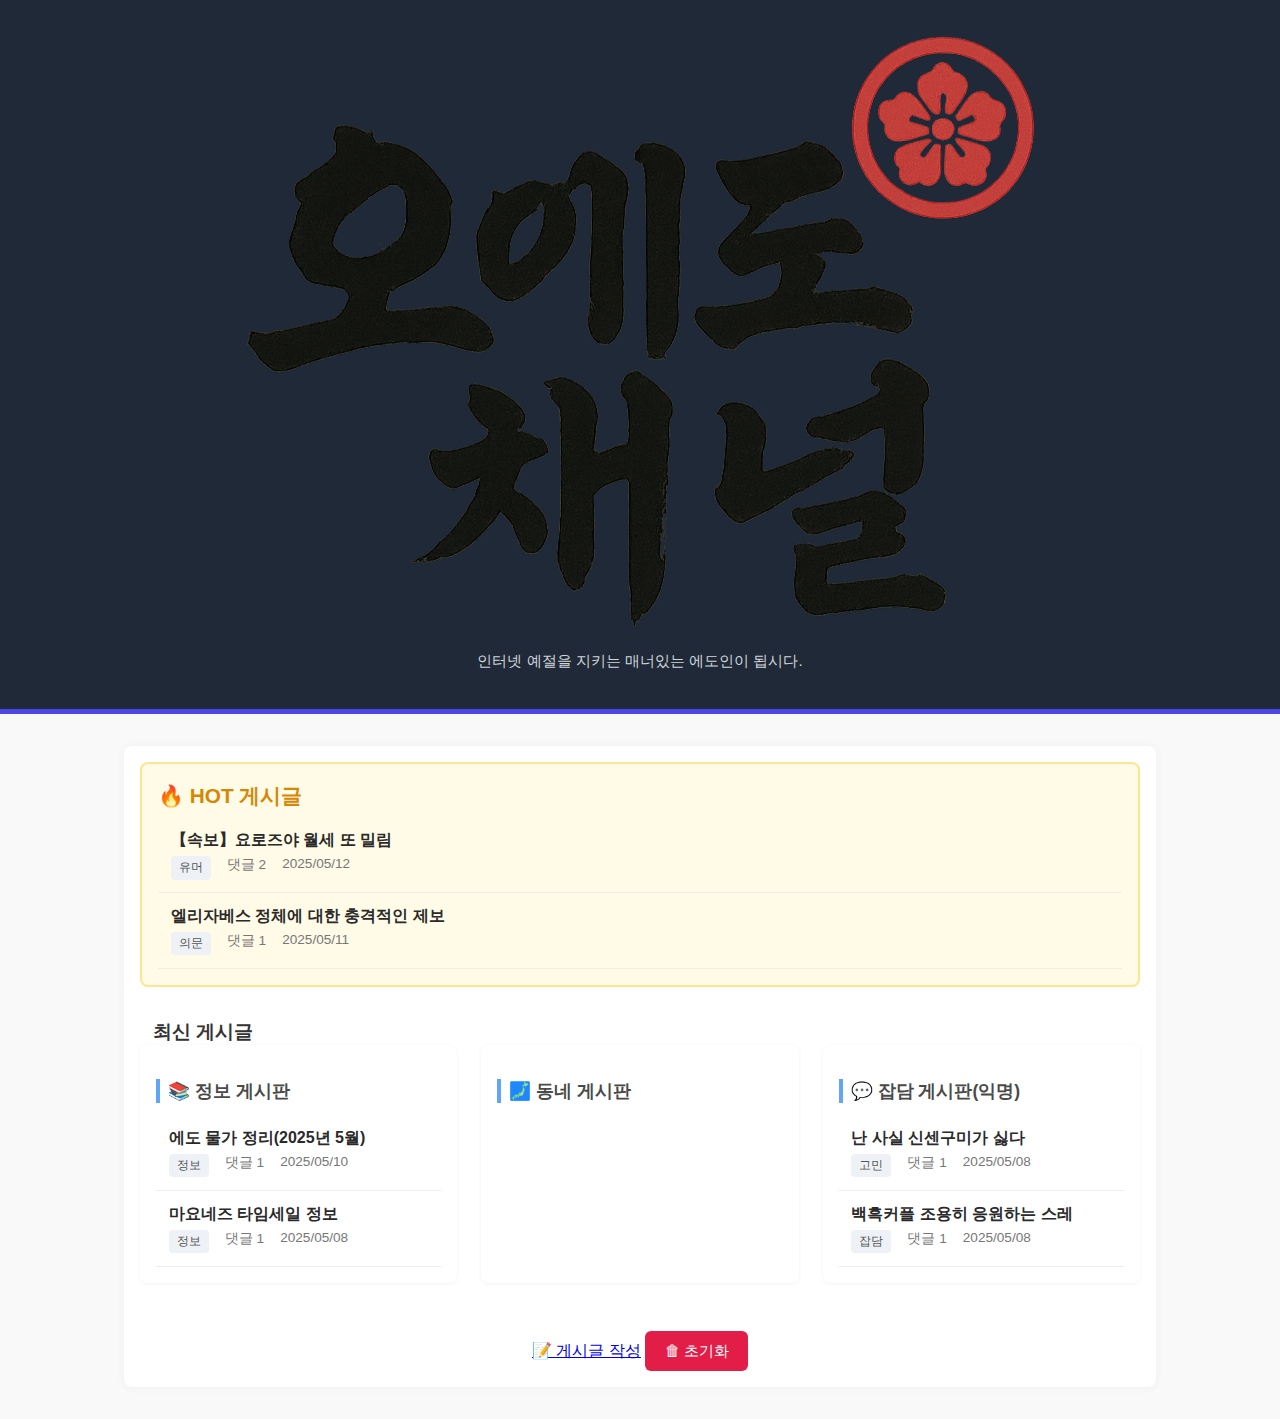
<file: index.html>
<!DOCTYPE html>
<html lang="ko">

<head>
    <meta charset="UTF-8" />
    <meta name="viewport" content="width=device-width, initial-scale=1.0" />
    <title>오에도 채널</title>
    <link rel="stylesheet" href="css/style.css" />
    <script src="js/main.js"></script>
</head>

<body>
    <div id="header-container"></div> <!-- 여기에 header.html이 삽입됨 -->

    <main>
        <!-- HOT 게시글 -->
        <section id="hot-threads">
            <h2>🔥 HOT 게시글</h2>
            <ul class="thread-list" id="hot-list"></ul>
        </section>
        <section id="devide-section">
            <h3>최신 게시글</h3>
        </section>
        <!-- 3분할 게시판 -->
        <section id="board-sections">
            <div class="board-column">
                <h3>📚 정보 게시판</h3>
                <ul class="thread-list" id="info-list"></ul>
            </div>
            <div class="board-column">
                <h3>🗾 동네 게시판</h3>
                <ul class="thread-list" id="local-list"></ul>
            </div>
            <div class="board-column">
                <h3>💬 잡담 게시판(익명)</h3>
                <ul class="thread-list" id="secret-list"></ul>
            </div>
        </section>
        <section id="reset-section">
            <a href="write.html" id="write-button">📝 게시글 작성</a>
            <button id="reset-button">🗑 초기화</button>
        </section>


    </main>

    <script>
        // header.html 삽입 스크립트
        fetch('header.html')
            .then(res => res.text())
            .then(data => {
                document.getElementById('header-container').innerHTML = data;
            });
    </script>

</body>

</html>
</file>
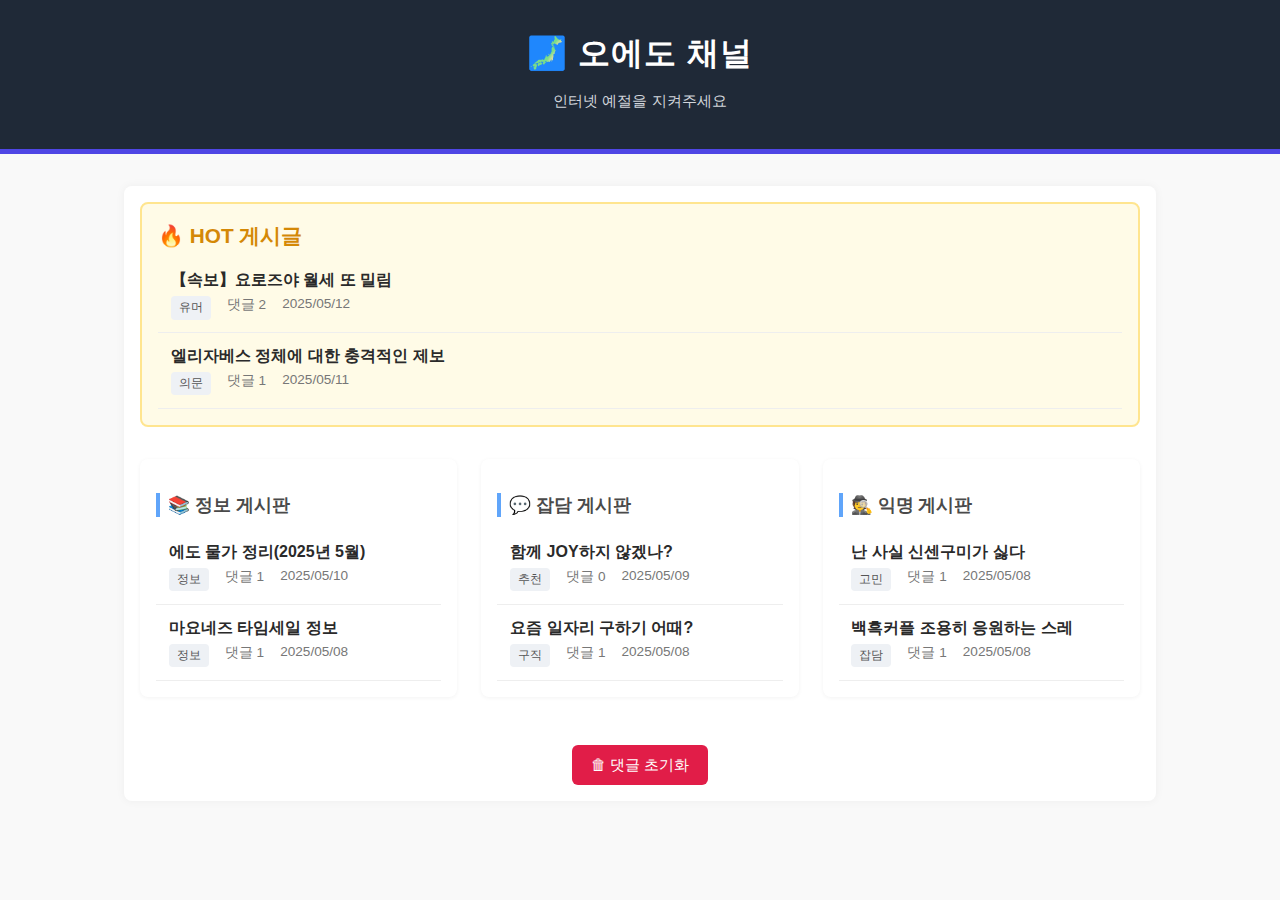
<file: main.html>
<!DOCTYPE html>
<html lang="ko">

<head>
    <meta charset="UTF-8" />
    <meta name="viewport" content="width=device-width, initial-scale=1.0" />
    <title>오에도 채널</title>
    <link rel="stylesheet" href="css/style.css" />
</head>

<body>
    <header id="site-header">
        <h1>🗾 오에도 채널</h1>
        <p class="subtitle">인터넷 예절을 지켜주세요</p>
    </header>

    <main>
        <!-- HOT 게시글 -->
        <section id="hot-threads">
            <h2>🔥 HOT 게시글</h2>
            <ul class="thread-list" id="hot-list"></ul>
        </section>

        <!-- 3분할 게시판 -->
        <section id="board-sections">
            <div class="board-column">
                <h3>📚 정보 게시판</h3>
                <ul class="thread-list" id="info-list"></ul>
            </div>
            <div class="board-column">
                <h3>💬 잡담 게시판</h3>
                <ul class="thread-list" id="chat-list"></ul>
            </div>
            <div class="board-column">
                <h3>🕵️ 익명 게시판</h3>
                <ul class="thread-list" id="secret-list"></ul>
            </div>
        </section>
        <section id="reset-section">
            <button id="reset-button">🗑 댓글 초기화</button>
        </section>

    </main>

    <script src="js/main.js"></script>
</body>

</html>
</file>
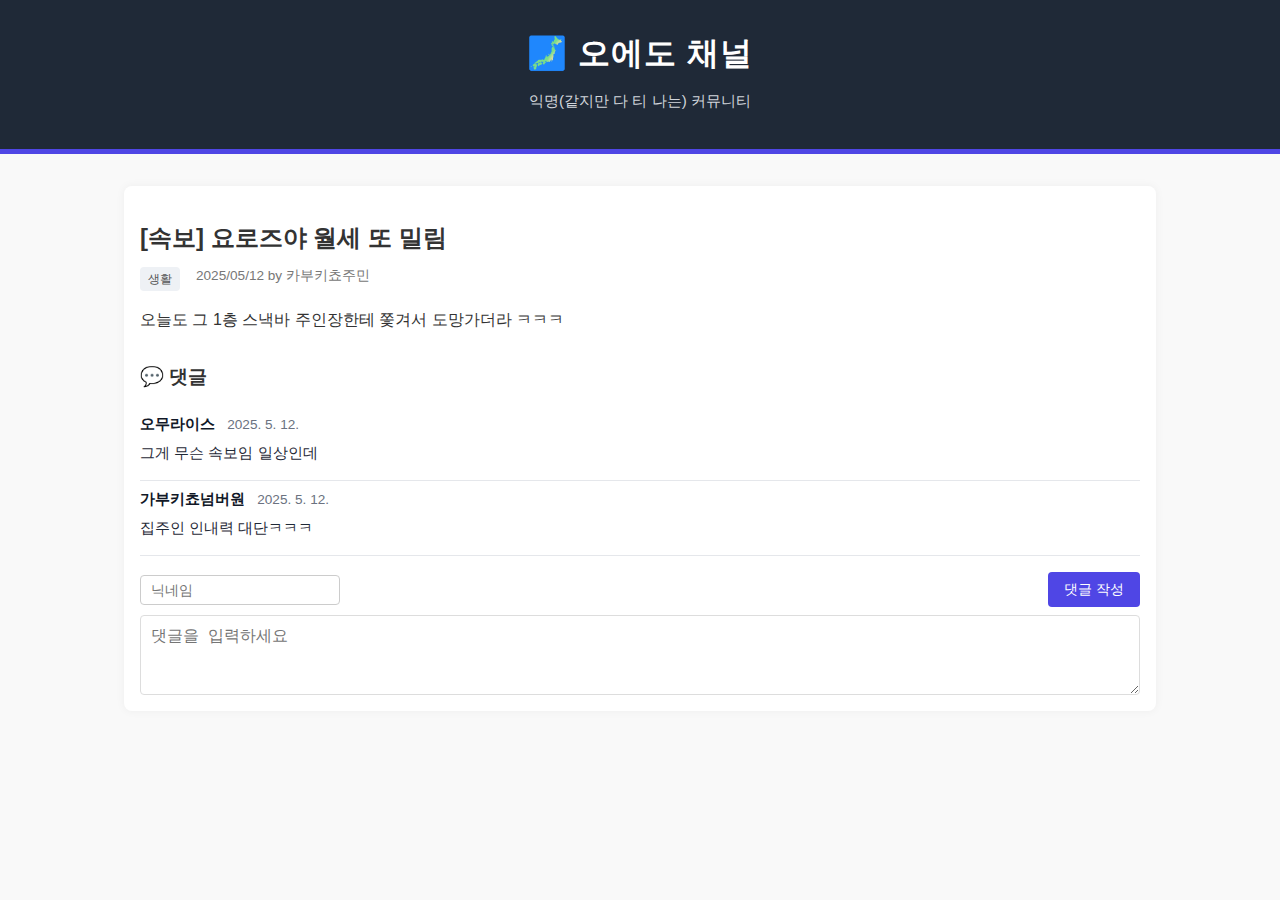
<file: thread.html>
<!DOCTYPE html>
<html lang="ko">

<head>
    <meta charset="UTF-8">
    <meta name="viewport" content="width=device-width, initial-scale=1.0">
    <title>오에도 채널 - 게시글 보기</title>
    <link rel="stylesheet" href="css/style.css">
    <script src="js/thread.js"></script>

</head>

<body>

    <!-- 사이트 헤더 -->
    <header id="site-header">
        <h1>🗾 오에도 채널</h1>
        <p class="subtitle">익명(같지만 다 티 나는) 커뮤니티</p>
    </header>

    <main>
        <!-- 게시글 제목 -->
        <section id="post">
            <h2 id="post-title">[속보] 요로즈야 월세 또 밀림</h2>
            <p class="meta"><span class="tag">생활</span> 2025/05/12</p>
            <div class="post-content">
                <p>요로즈야 사무소 건물주 왈, "이젠 익숙하다"... 근데 진짜 냄새난다.</p>
            </div>
        </section>

        <!-- 댓글 목록 -->
        <section id="comments-section">
            <h3>💬 댓글</h3>
            <ul id="comments" class="comment-list"></ul>

            <!-- 댓글 입력 -->
            <div id="comment-form">
                <div class="form-top">
                    <input type="text" id="nickname" placeholder="닉네임" />
                    <button onclick="addComment()">댓글 작성</button>
                </div>
                <textarea id="newComment" placeholder="댓글을 입력하세요"></textarea>
            </div>

        </section>
    </main>
</body>

</html>
</file>
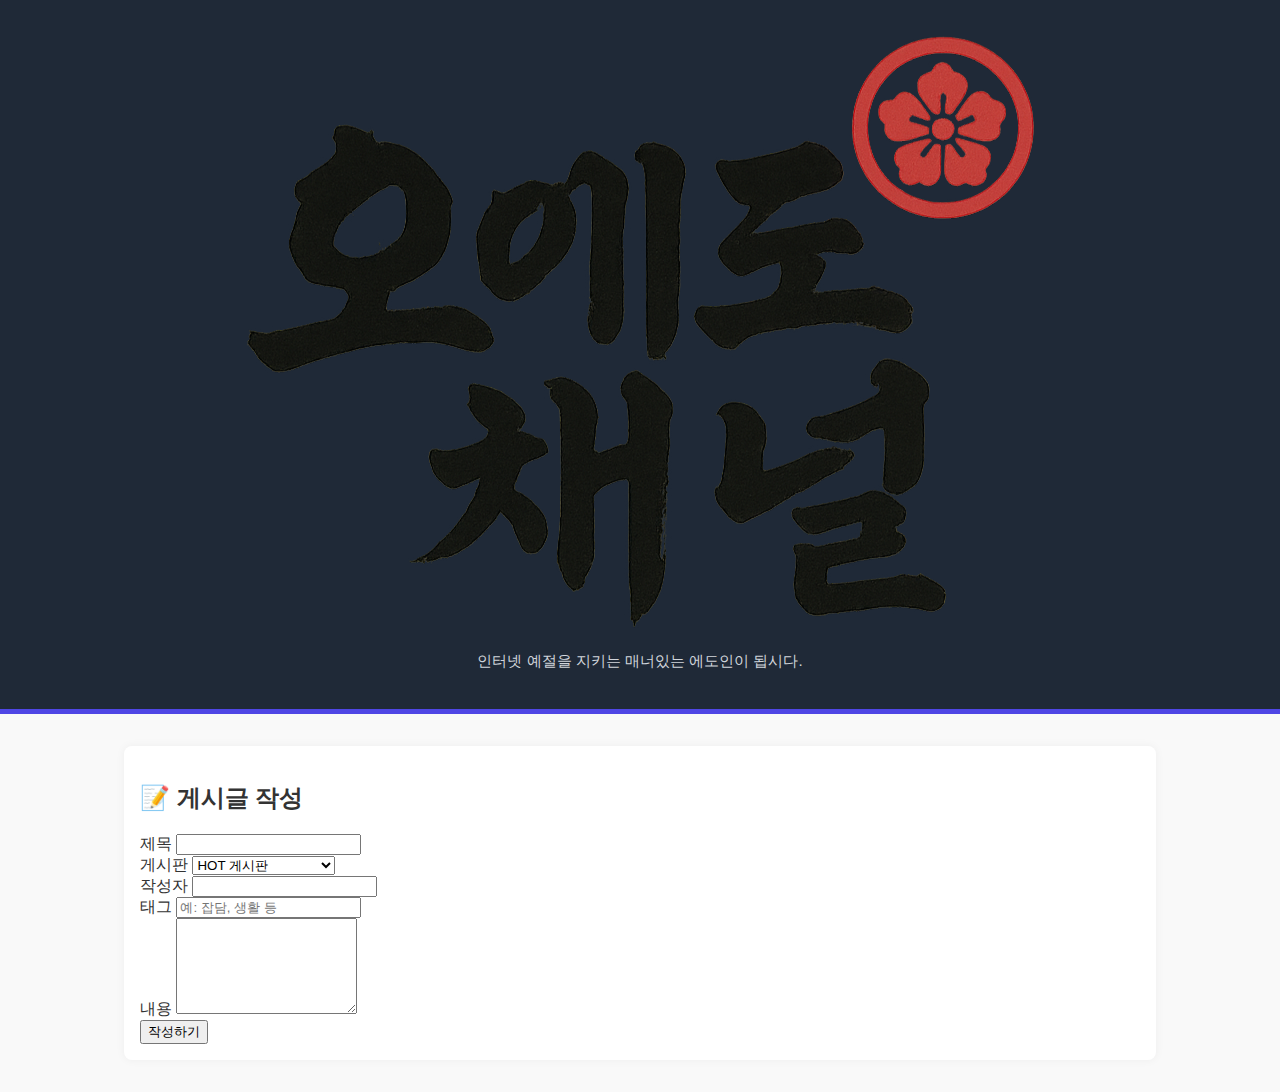
<file: write.html>
<!DOCTYPE html>
<html lang="ko">

<head>
  <meta charset="UTF-8">
  <title>오에도 채널 - 글쓰기</title>
  <link rel="stylesheet" href="css/style.css">
  <script src="js/write.js"></script>
</head>

<body>
  <div id="header-container"></div>

  <main>
    <section id="write-section">
      <h2>📝 게시글 작성</h2>
      <form id="post-form">
        <div class="form-group">
          <label for="input-title">제목</label>
          <input type="text" id="input-title" required>
        </div>

        <div class="form-group">
          <label for="post-category">게시판</label>
          <select id="post-category" required>
            <option value="hot">HOT 게시판</option>
            <option value="info">정보 게시판</option>
            <option value="local">동네 게시판</option>
            <option value="secret">잡담 게시판（익명）</option>
          </select>
        </div>

        <div class="form-group">
          <label for="nickname">작성자</label>
          <input type="text" id="nickname">
        </div>

        <div class="form-group">
          <label for="post-tag">태그</label>
          <input type="text" id="post-tag" placeholder="예: 잡담, 생활 등" required>
        </div>

        <div class="form-group">
          <label for="post-content">내용</label>
          <textarea id="post-content" rows="6" required></textarea>
        </div>

        <button type="submit">작성하기</button>
      </form>

    </section>
  </main>
</body>

</html>
</file>
<file: css/style.css>
/* 기본 레이아웃 */
body {
  font-family: 'Segoe UI', sans-serif;
  background-color: #f9f9f9;
  color: #333;
  margin: 0;
  padding: 0;
}

/* 사이트 헤더 */
#site-header {
  background-color: #1f2937;
  color: white;
  padding: 2rem 1rem;
  text-align: center;
  border-bottom: 5px solid #4f46e5;
}

#site-header h1 {
  margin: 0;
  font-size: 2rem;
  letter-spacing: 1px;
}

#site-header .subtitle {
  margin-bottom: 0.3rem;
  font-size: 0.95rem;
  color: #d1d5db;
}

/* 메인 콘텐츠 */
main {
  max-width: 1000px;
  margin: 2rem auto;
  padding: 1rem;
  background: white;
  box-shadow: 0 0 10px rgba(0, 0, 0, 0.05);
  border-radius: 8px;
}
/* HOT 게시글 섹션 */
#devide-section h3 {
  margin-top: 0px;
  margin-bottom: 0px;
  margin-left: 0.8rem;
}

/* HOT 게시글 섹션 */
#hot-threads {
  margin-bottom: 2rem;
  padding: 1rem;
  background-color: #fffbe7;
  border: 2px solid #ffe58f;
  border-radius: 8px;
}

#hot-threads h2 {
  font-size: 1.3rem;
  margin-bottom: 0.5rem;
  margin-top: 0.1rem;
  color: #d48806;
}

/* 게시글 목록 공통 */
ul.thread-list {
  list-style: none;
  padding: 0;
  margin: 0;
}

.thread-item {
  padding: 0.8rem;
  border-bottom: 1px solid #eee;
  transition: background 0.2s;
  display: flex;
  flex-direction: column;
}

.thread-item:hover {
  background: #f2f7ff;
}

.thread-item a {
  text-decoration: none;
  color: #2a2a2a;
  font-weight: 600;
  margin-bottom: 0.3rem;
}

.thread-item a:hover {
  color: #1a73e8;
}

.meta {
  font-size: 0.85rem;
  color: #777;
  display: flex;
  gap: 1rem;
}

.tag {
  background-color: #eef1f5;
  color: #555;
  font-size: 0.75rem;
  padding: 0.2rem 0.5rem;
  border-radius: 4px;
}

/* 3분할 게시판 영역 */
#board-sections {
  display: flex;
  gap: 1.5rem;
}

.board-column {
  flex: 1;
  background-color: #ffffff;
  padding: 1rem;
  border-radius: 8px;
  box-shadow: 0 1px 4px rgba(0,0,0,0.05);
}

.board-column h3 {
  font-size: 1.1rem;
  margin-bottom: 0.8rem;
  color: #4a4a4a;
  border-left: 4px solid #60a5fa;
  padding-left: 0.5rem;
}

/* 반응형: 모바일 대응 */
@media (max-width: 768px) {
  #board-sections {
    flex-direction: column;
  }

  .board-column {
    margin-bottom: 1rem;
  }
}
/* 게시글 보기 */
#post {
  margin-bottom: 2rem;
}

#post-title {
  font-size: 1.5rem;
  margin-bottom: 0.3rem;
}

.post-content {
  margin-top: 1rem;
  font-size: 1rem;
  line-height: 1.6;
}

/* 댓글 섹션 */
#comments-section {
  margin-top: 2rem;
}

#comments-section h3 {
  margin-bottom: 1rem;
  font-size: 1.2rem;
}

.comment-list {
  list-style: none;
  padding: 0;
  margin: 0;
}
.comment-item {
  padding: 0.5rem 0;
  border-bottom: 1px solid #e5e7eb;
  font-size: 0.95rem;
}

.comment-item .date {
  color: #6b7280;
  font-size: 0.85rem;
  margin-left: 0.5rem;
}

.comment-item strong {
  font-weight: bold;
  color: #111827;
}

.comment-item p {
  margin: 0.5rem 0 0.5rem 0;
  white-space: pre-wrap;
  color: #1f2937;
}

/* 댓글 입력 영역 */
#comment-form {
  display: flex;
  flex-direction: column;
  gap: 0.5rem;
  margin-top: 1rem;
}

#comment-form .form-top {
  display: flex;
  justify-content: space-between;
  gap: 0.5rem;
  align-items: center;
}

#comment-form input[type="text"] {
  flex: 1;
  padding: 0.4rem 0.6rem;
  font-size: 0.9rem;
  border: 1px solid #ccc;
  border-radius: 4px;
  max-width: 200px;
  box-sizing: border-box;
}

#comment-form textarea {
  width: 100%;
  height: 80px;
  padding: 0.6rem;
  font-size: 1rem;
  border: 1px solid #ddd;
  border-radius: 4px;
  resize: vertical;
  box-sizing: border-box;
}

#comment-form button {
  background-color: #4f46e5;
  color: white;
  padding: 0.5rem 1rem;
  font-size: 0.9rem;
  border: none;
  border-radius: 4px;
  cursor: pointer;
  white-space: nowrap;
}

#comment-form button:hover {
  background-color: #4338ca;
}

#reset-section {
  margin-top: 3rem;
  text-align: center;
}

#reset-button {
  background-color: #e11d48;
  color: white;
  border: none;
  padding: 0.6rem 1.2rem;
  font-size: 0.95rem;
  border-radius: 6px;
  cursor: pointer;
}

#reset-button:hover {
  background-color: #be123c;
}
</file>
